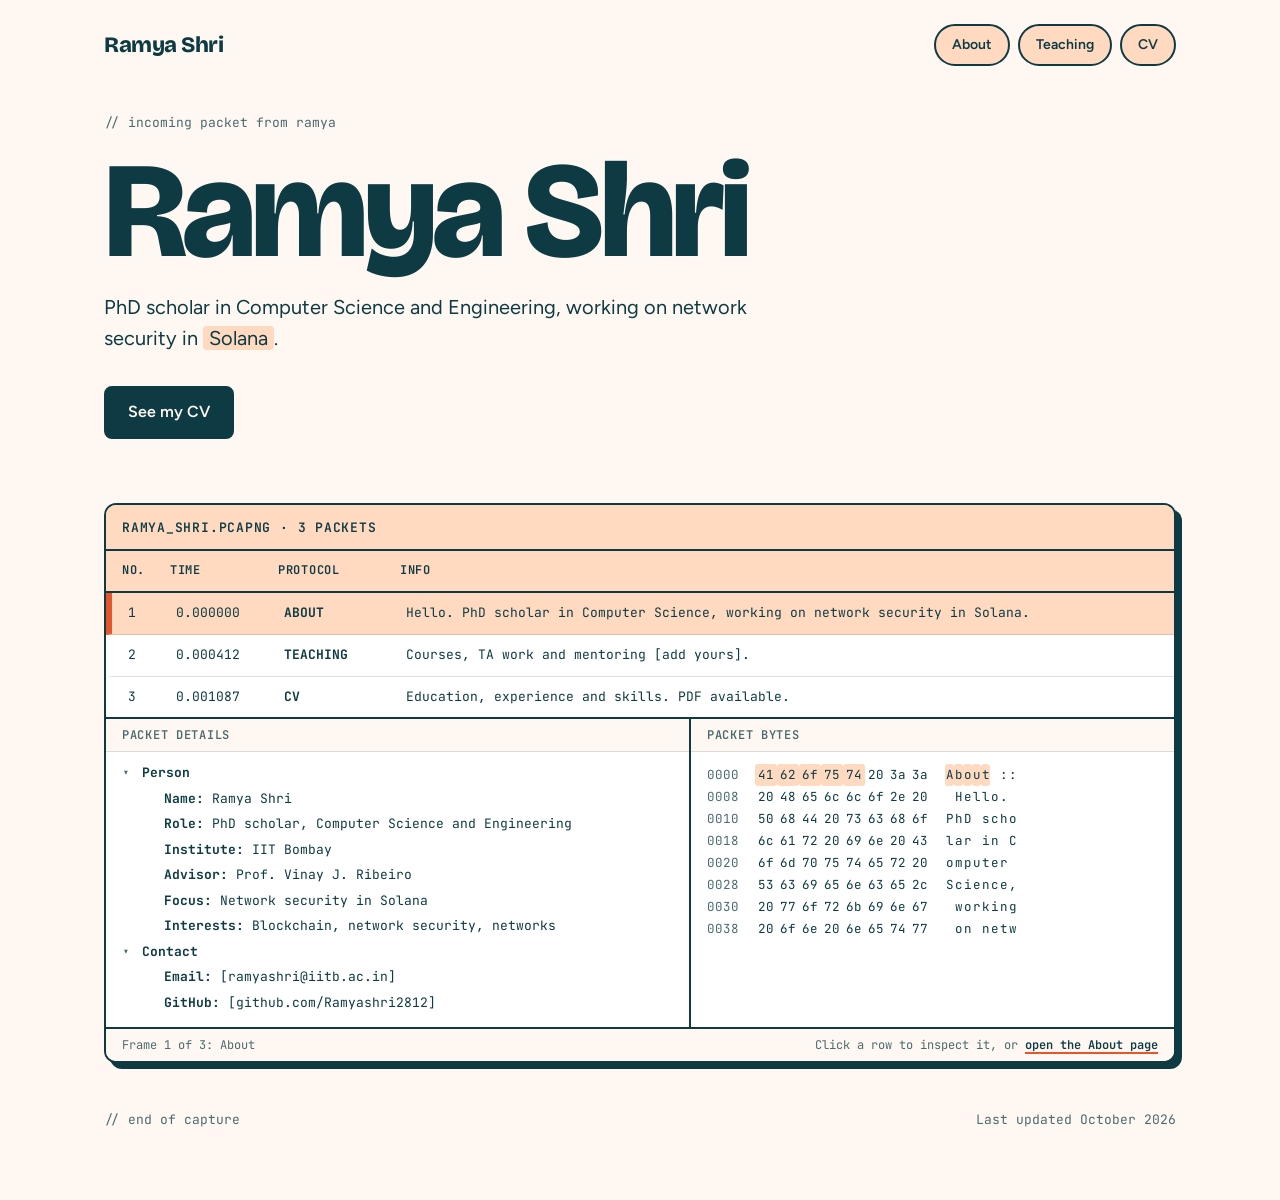
<file: index.html>
<!doctype html>
<html lang="en">
<head>
<meta charset="utf-8">
<meta name="viewport" content="width=device-width, initial-scale=1">
<title>Ramya Shri Shakthi</title>
<link rel="stylesheet" href="https://fonts.googleapis.com/css2?family=Bricolage+Grotesque:opsz,wght@12..96,800&family=Figtree:wght@400;600&family=JetBrains+Mono:wght@400;600&display=swap">
<link rel="stylesheet" href="style.css">
</head>
<body>
<main class="wrap">
<header>
<a class="brand" href="index.html">Ramya Shri</a>
<nav aria-label="Sections"><a href="about.html">About</a><a href="teaching.html">Teaching</a><a href="cv.html">CV</a></nav>
</header>

<section class="hero">
<div class="kicker">// incoming packet from ramya</div>
<h1 class="big">Ramya Shri</h1>
<p class="lede">PhD scholar in Computer Science and Engineering, working on network security in <mark>Solana</mark>.</p>
<p><a class="btn" href="cv.html">See my CV</a></p>
</section>

<section class="card" aria-label="Packet inspector">
<div class="card-h"><span>ramya_shri.pcapng &middot; 3 packets</span></div>
<div class="pkt-head"><span>No.</span><span>Time</span><span>Protocol</span><span>Info</span></div>
<div id="list"></div>
<noscript><div class="card-b"><a class="link" href="about.html">About</a><a class="link" href="teaching.html">Teaching</a><a class="link" href="cv.html">CV</a></div></noscript>
<div class="panes">
<div class="pane"><div class="pane-h">Packet details</div><div class="tree" id="tree"></div></div>
<div class="pane hexp"><div class="pane-h">Packet bytes</div><div class="hex" id="hex" aria-hidden="true"></div></div>
</div>
<div class="status"><span id="frame"></span><span>Click a row to inspect it, or <a class="link" id="open" href="about.html">open the page</a></span></div>
</section>

<footer><span>// end of capture</span><span>Last updated October 2026</span></footer>
</main>
<script>
const S=[
{no:1,time:'0.000000',proto:'ABOUT',title:'About',href:'about.html',info:'Hello. PhD scholar in Computer Science, working on network security in Solana.',tree:[[0,'Person',''],[1,'Name:','Ramya Shri'],[1,'Role:','PhD scholar, Computer Science and Engineering'],[1,'Institute:','IIT Bombay'],[1,'Advisor:','Prof. Vinay J. Ribeiro'],[1,'Focus:','Network security in Solana'],[1,'Interests:','Blockchain, network security, networks'],[0,'Contact',''],[1,'Email:','[ramyashri@iitb.ac.in]'],[1,'GitHub:','[github.com/Ramyashri2812]']]},
{no:2,time:'0.000412',proto:'TEACHING',title:'Teaching',href:'teaching.html',info:'Courses, TA work and mentoring [add yours].',tree:[[0,'Teaching',''],[1,'[Course code]','[Course name], teaching assistant, [semester]'],[1,'[Course code]','[Course name], teaching assistant, [semester]'],[0,'Mentoring',''],[1,'[Student or project]','[Role, year]']]},
{no:3,time:'0.001087',proto:'CV',title:'CV',href:'cv.html',info:'Education, experience and skills. PDF available.',tree:[[0,'Curriculum vitae',''],[1,'Education:','PhD, Computer Science and Engineering, IIT Bombay, [years]'],[1,'Experience:','Research intern, NetX Lab, IIT Hyderabad'],[1,'Download:','cv.pdf']]}
];
const $=id=>document.getElementById(id);
const el=(t,c,x)=>{const e=document.createElement(t);if(c)e.className=c;if(x!=null)e.textContent=x;return e};
function select(n){
  const s=S[n];
  [...$('list').children].forEach((b,j)=>b.setAttribute('aria-pressed',String(j===n)));
  const tree=$('tree');tree.replaceChildren();
  s.tree.forEach(([d,l,v])=>{
    const r=el('div'),t=el('span');
    r.style.paddingLeft=(16+d*22)+'px';
    t.append(el('b','',l),' '+v);
    r.append(el('span','c',d?'':'▾'),t);
    tree.append(r);
  });
  const text=(s.title+' :: '+s.info).replace(/[^\x20-\x7E]/g,'.').slice(0,64);
  const hex=$('hex');hex.replaceChildren();
  for(let k=0;k<text.length;k+=8){
    const r=el('div'),b=el('span','b'),a=el('span','a');
    r.append(el('span','o',k.toString(16).padStart(4,'0')),b,a);
    [...text.slice(k,k+8)].forEach((ch,j)=>{
      const hl=k+j<s.title.length?'hl':'';
      b.append(el('i',hl,ch.charCodeAt(0).toString(16).padStart(2,'0')));
      a.append(el('i',hl,ch===' '?' ':ch));
    });
    hex.append(r);
  }
  $('frame').textContent='Frame '+s.no+' of '+S.length+': '+s.title;
  const o=$('open');o.href=s.href;o.textContent='open the '+s.title+' page';
}
S.forEach((s,n)=>{
  const b=el('button','pkt');
  b.type='button';b.setAttribute('aria-pressed','false');
  b.append(el('span','',s.no),el('span','',s.time),el('b','',s.proto),el('span','',s.info));
  b.onclick=()=>select(n);
  $('list').append(b);
});
select(0);
</script>
</body>
</html>
</file>
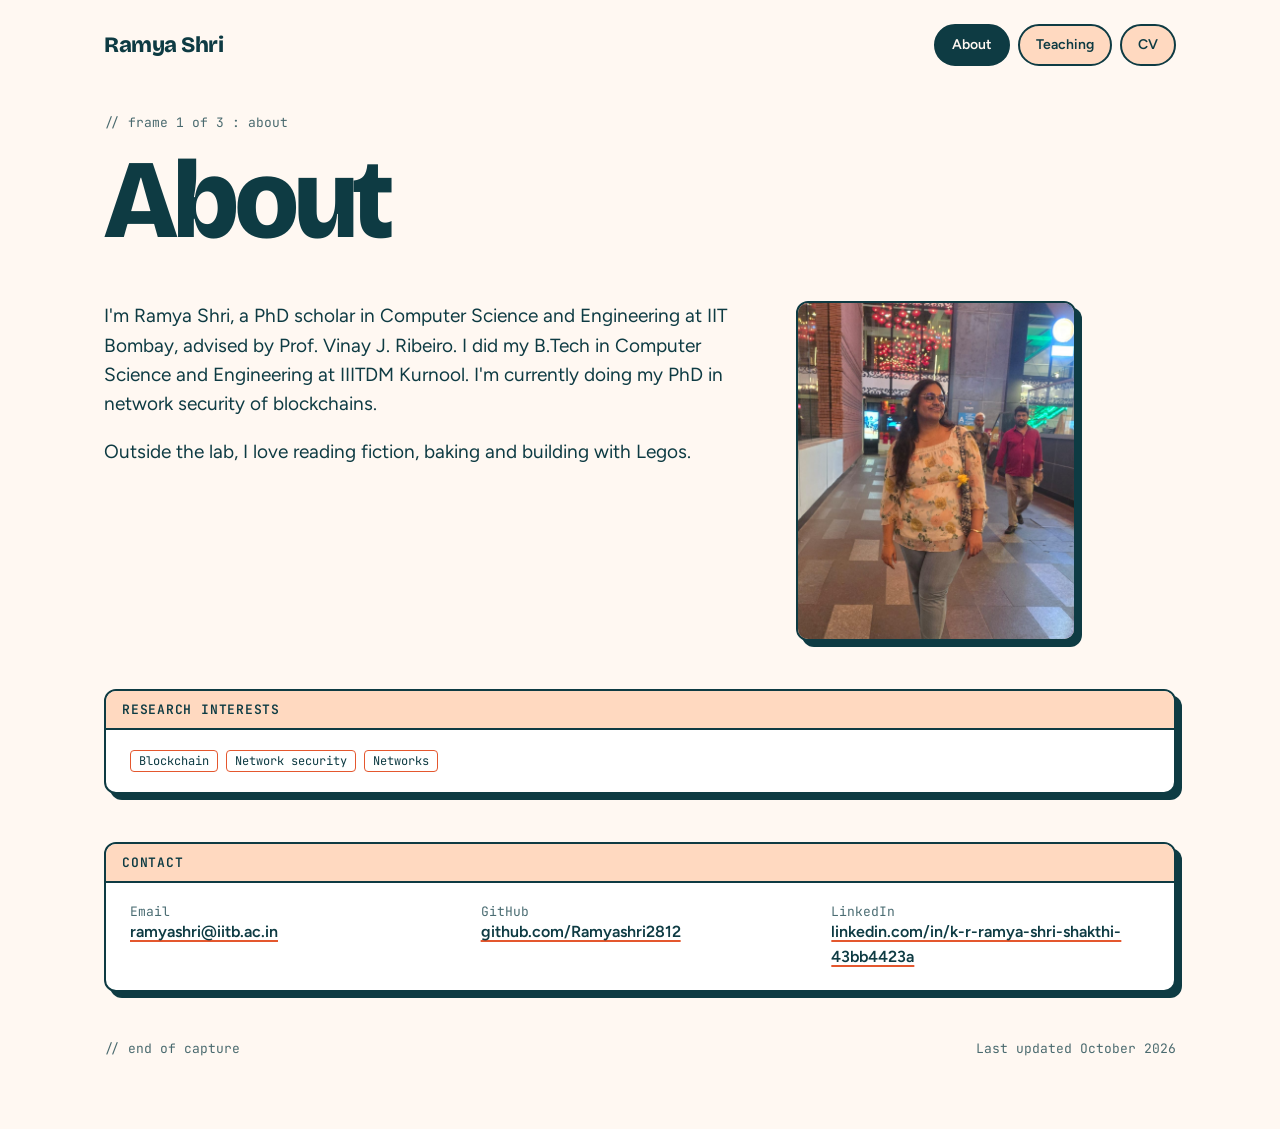
<file: about.html>
<!doctype html>
<html lang="en">
<head>
<meta charset="utf-8">
<meta name="viewport" content="width=device-width, initial-scale=1">
<title>About - Ramya Shri</title>
<link rel="stylesheet" href="https://fonts.googleapis.com/css2?family=Bricolage+Grotesque:opsz,wght@12..96,800&family=Figtree:wght@400;600&family=JetBrains+Mono:wght@400;600&display=swap">
<link rel="stylesheet" href="style.css">
</head>
<body>
<main class="wrap">
<header>
<a class="brand" href="index.html">Ramya Shri</a>
<nav aria-label="Sections"><a href="about.html" aria-current="page">About</a><a href="teaching.html">Teaching</a><a href="cv.html">CV</a></nav>
</header>

<section class="title">
<div class="kicker">// frame 1 of 3 : about</div>
<h1>About</h1>
</section>

<section class="two">
<div class="bio">
<p>I'm Ramya Shri, a PhD scholar in Computer Science and Engineering at IIT Bombay, advised by Prof. Vinay J. Ribeiro. I did my B.Tech in Computer Science and Engineering at IIITDM Kurnool. I'm currently doing my PhD in network security of blockchains.</p>
<p>Outside the lab, I love reading fiction, baking and building with Legos.</p>
</div>
<div class="photo">
    <img src="image/photo.jpeg" alt="Ramya Shri">
  </div>
</section>

<section class="card" aria-label="Research interests">
<div class="card-h"><h2>Research interests</h2></div>
<div class="card-b"><div class="tags"><span class="tag">Blockchain</span><span class="tag">Network security</span><span class="tag">Networks</span></div></div>
</section>

<section class="card" aria-label="Contact">
<div class="card-h"><h2>Contact</h2></div>
<div class="card-b" style="display:grid;grid-template-columns:repeat(auto-fit,minmax(260px,1fr));gap:20px 32px">
<div><div class="kicker">Email</div><a class="link" href="mailto:ramyashri@iitb.ac.in">ramyashri@iitb.ac.in</a></div>
<div><div class="kicker">GitHub</div><a class="link" href="https://github.com/Ramyashri2812">github.com/Ramyashri2812</a></div>
<div><div class="kicker">LinkedIn</div><a class="link" style="overflow-wrap:anywhere" href="https://www.linkedin.com/in/k-r-ramya-shri-shakthi-43bb4423a">linkedin.com/in/k-r-ramya-shri-shakthi-43bb4423a</a></div>
</div>
</section>




  
<footer><span>// end of capture</span><span>Last updated October 2026</span></footer>
</main>
</body>
</html>
</file>
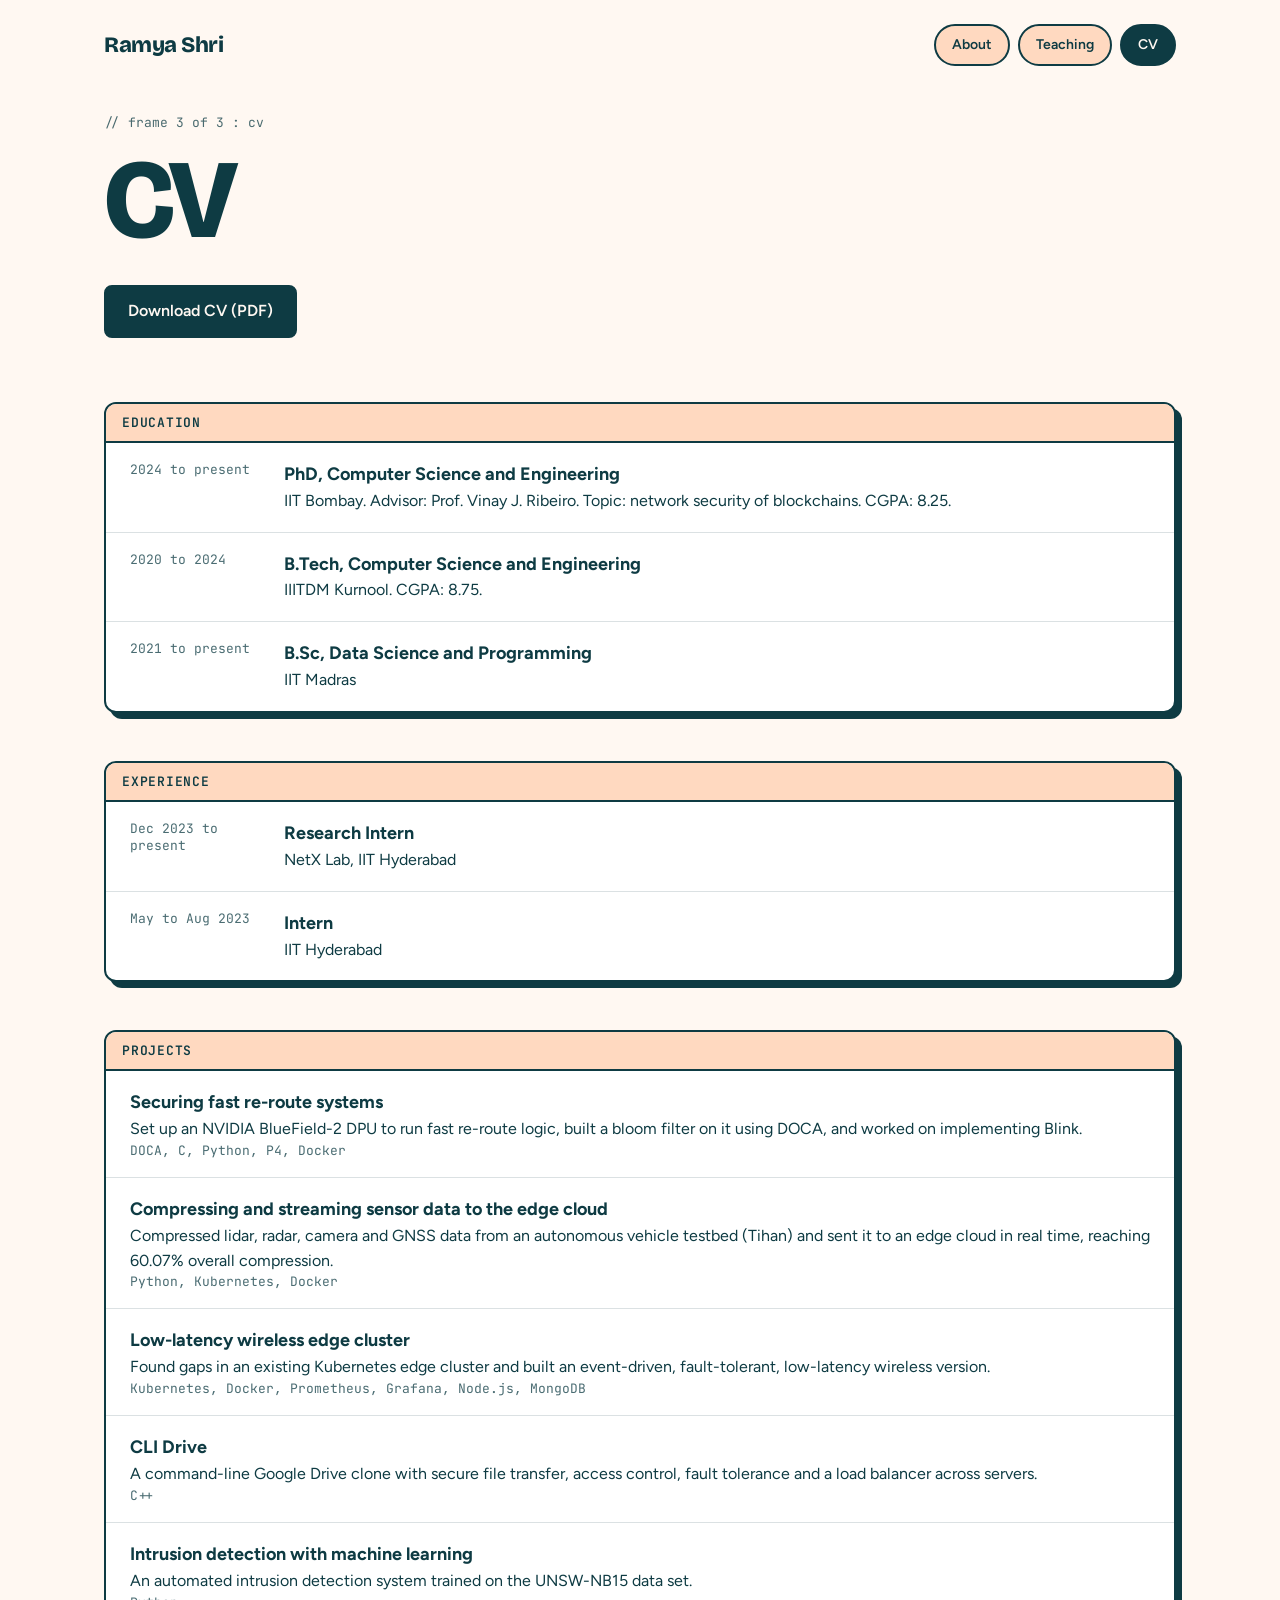
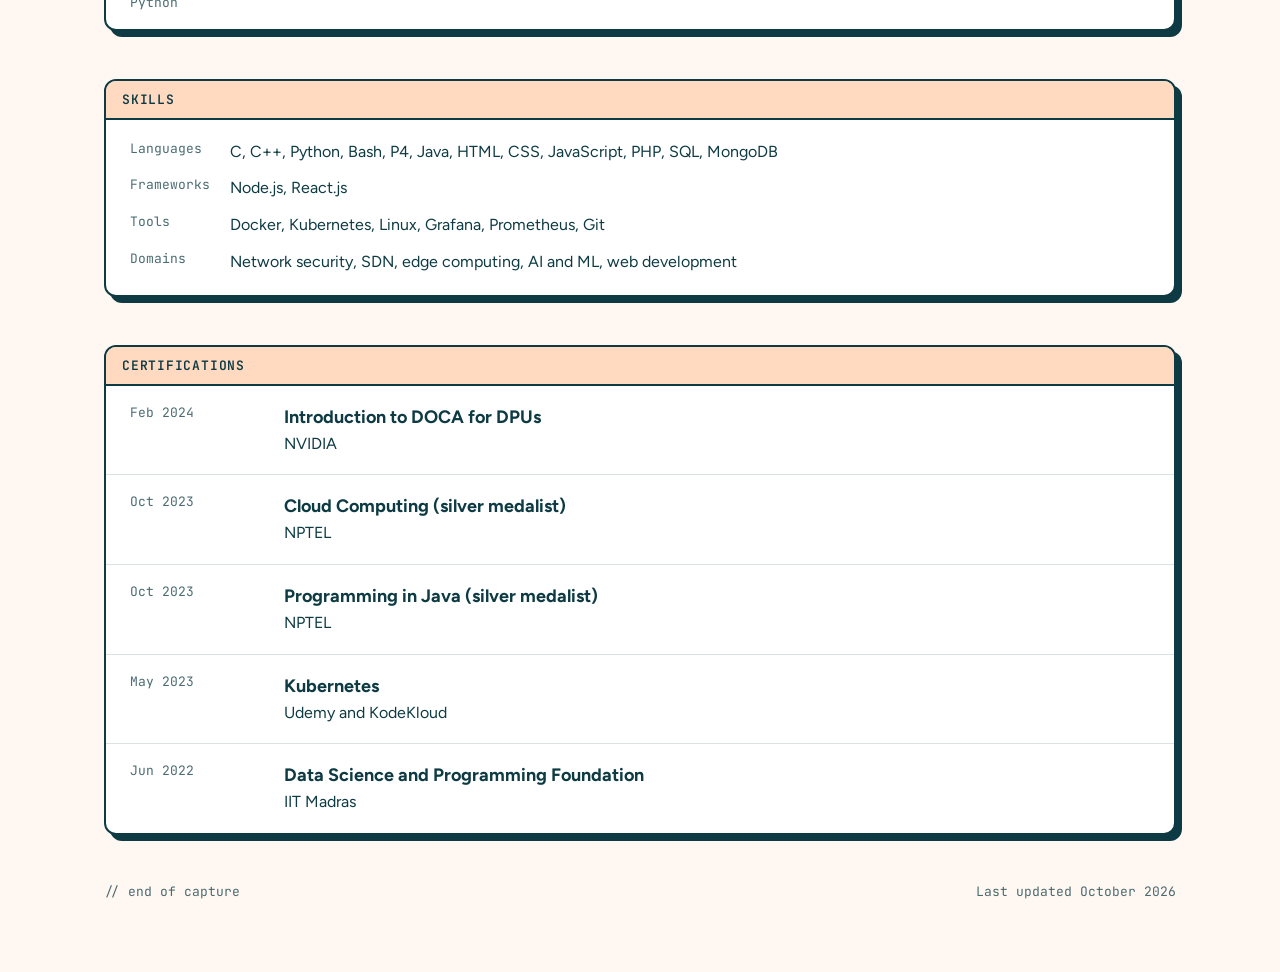
<file: cv.html>
<!doctype html>
<html lang="en">
<head>
<meta charset="utf-8">
<meta name="viewport" content="width=device-width, initial-scale=1">
<title>CV - Ramya Shri</title>
<link rel="stylesheet" href="https://fonts.googleapis.com/css2?family=Bricolage+Grotesque:opsz,wght@12..96,800&family=Figtree:wght@400;600&family=JetBrains+Mono:wght@400;600&display=swap">
<link rel="stylesheet" href="style.css">
</head>
<body>
<main class="wrap">
<header>
<a class="brand" href="index.html">Ramya Shri</a>
<nav aria-label="Sections"><a href="about.html">About</a><a href="teaching.html">Teaching</a><a href="cv.html" aria-current="page">CV</a></nav>
</header>

<section class="title">
<div class="kicker">// frame 3 of 3 : cv</div>
<h1>CV</h1>
<p><a class="btn" href="cv.pdf">Download CV (PDF)</a></p>
</section>

<section class="card" aria-label="Education">
<div class="card-h"><h2>Education</h2></div>
<div>
<div class="row"><span class="when">2024 to present</span><div class="what"><b>PhD, Computer Science and Engineering</b><span>IIT Bombay. Advisor: Prof. Vinay J. Ribeiro. Topic: network security of blockchains. CGPA: 8.25.</span></div></div>
<div class="row"><span class="when">2020 to 2024</span><div class="what"><b>B.Tech, Computer Science and Engineering</b><span>IIITDM Kurnool. CGPA: 8.75.</span></div></div>
<div class="row"><span class="when">2021 to present</span><div class="what"><b>B.Sc, Data Science and Programming</b><span>IIT Madras</span></div></div>
</div>
</section>

<section class="card" aria-label="Experience">
<div class="card-h"><h2>Experience</h2></div>
<div>
<div class="row"><span class="when">Dec 2023 to present</span><div class="what"><b>Research Intern</b><span>NetX Lab, IIT Hyderabad</span></div></div>
<div class="row"><span class="when">May to Aug 2023</span><div class="what"><b>Intern</b><span>IIT Hyderabad</span></div></div>
</div>
</section>

<section class="card" aria-label="Projects">
<div class="card-h"><h2>Projects</h2></div>
<div>
<div class="row"><div class="what"><b>Securing fast re-route systems</b><span>Set up an NVIDIA BlueField-2 DPU to run fast re-route logic, built a bloom filter on it using DOCA, and worked on implementing Blink.</span><span class="when" style="width:auto">DOCA, C, Python, P4, Docker</span></div></div>
<div class="row"><div class="what"><b>Compressing and streaming sensor data to the edge cloud</b><span>Compressed lidar, radar, camera and GNSS data from an autonomous vehicle testbed (Tihan) and sent it to an edge cloud in real time, reaching 60.07% overall compression.</span><span class="when" style="width:auto">Python, Kubernetes, Docker</span></div></div>
<div class="row"><div class="what"><b>Low-latency wireless edge cluster</b><span>Found gaps in an existing Kubernetes edge cluster and built an event-driven, fault-tolerant, low-latency wireless version.</span><span class="when" style="width:auto">Kubernetes, Docker, Prometheus, Grafana, Node.js, MongoDB</span></div></div>
<div class="row"><div class="what"><b>CLI Drive</b><span>A command-line Google Drive clone with secure file transfer, access control, fault tolerance and a load balancer across servers.</span><span class="when" style="width:auto">C++</span></div></div>
<div class="row"><div class="what"><b>Intrusion detection with machine learning</b><span>An automated intrusion detection system trained on the UNSW-NB15 data set.</span><span class="when" style="width:auto">Python</span></div></div>
</div>
</section>

<section class="card" aria-label="Skills">
<div class="card-h"><h2>Skills</h2></div>
<div class="card-b">
<div class="kv"><span>Languages</span><span>C, C++, Python, Bash, P4, Java, HTML, CSS, JavaScript, PHP, SQL, MongoDB</span></div>
<div class="kv"><span>Frameworks</span><span>Node.js, React.js</span></div>
<div class="kv"><span>Tools</span><span>Docker, Kubernetes, Linux, Grafana, Prometheus, Git</span></div>
<div class="kv"><span>Domains</span><span>Network security, SDN, edge computing, AI and ML, web development</span></div>
</div>
</section>

<section class="card" aria-label="Certifications">
<div class="card-h"><h2>Certifications</h2></div>
<div>
<div class="row"><span class="when">Feb 2024</span><div class="what"><b>Introduction to DOCA for DPUs</b><span>NVIDIA</span></div></div>
<div class="row"><span class="when">Oct 2023</span><div class="what"><b>Cloud Computing (silver medalist)</b><span>NPTEL</span></div></div>
<div class="row"><span class="when">Oct 2023</span><div class="what"><b>Programming in Java (silver medalist)</b><span>NPTEL</span></div></div>
<div class="row"><span class="when">May 2023</span><div class="what"><b>Kubernetes</b><span>Udemy and KodeKloud</span></div></div>
<div class="row"><span class="when">Jun 2022</span><div class="what"><b>Data Science and Programming Foundation</b><span>IIT Madras</span></div></div>
</div>
</section>

<footer><span>// end of capture</span><span>Last updated October 2026</span></footer>
</main>
</body>
</html>
</file>
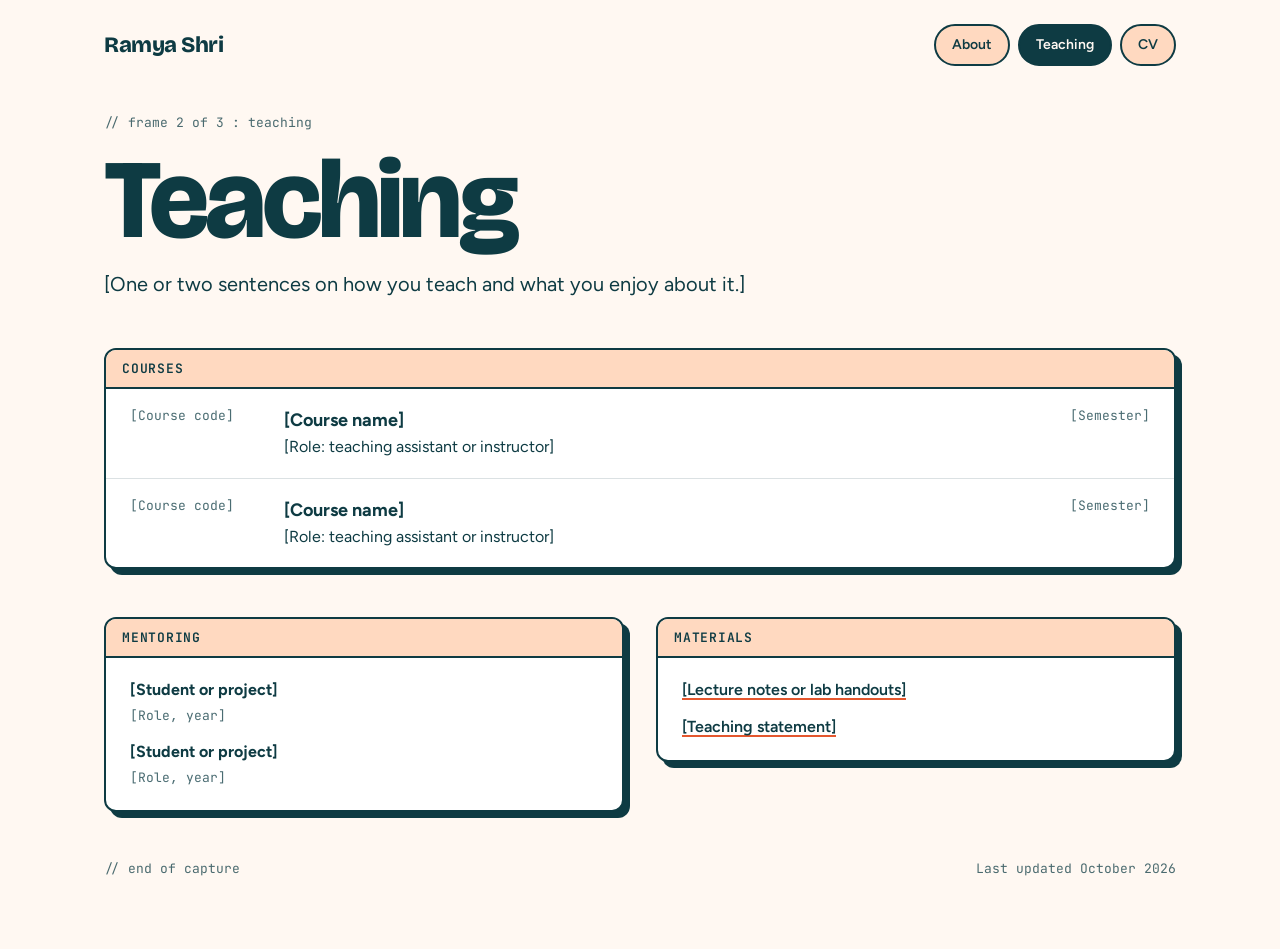
<file: teaching.html>
<!doctype html>
<html lang="en">
<head>
<meta charset="utf-8">
<meta name="viewport" content="width=device-width, initial-scale=1">
<title>Teaching - Ramya Shri</title>
<link rel="stylesheet" href="https://fonts.googleapis.com/css2?family=Bricolage+Grotesque:opsz,wght@12..96,800&family=Figtree:wght@400;600&family=JetBrains+Mono:wght@400;600&display=swap">
<link rel="stylesheet" href="style.css">
</head>
<body>
<main class="wrap">
<header>
<a class="brand" href="index.html">Ramya Shri</a>
<nav aria-label="Sections"><a href="about.html">About</a><a href="teaching.html" aria-current="page">Teaching</a><a href="cv.html">CV</a></nav>
</header>

<section class="title">
<div class="kicker">// frame 2 of 3 : teaching</div>
<h1>Teaching</h1>
<p class="lede">[One or two sentences on how you teach and what you enjoy about it.]</p>
</section>

<section class="card" aria-label="Courses">
<div class="card-h"><h2>Courses</h2></div>
<div>
<div class="row"><span class="when">[Course code]</span><div class="what"><b>[Course name]</b><span>[Role: teaching assistant or instructor]</span></div><span class="when" style="width:auto">[Semester]</span></div>
<div class="row"><span class="when">[Course code]</span><div class="what"><b>[Course name]</b><span>[Role: teaching assistant or instructor]</span></div><span class="when" style="width:auto">[Semester]</span></div>
</div>
</section>

<section class="two">
<div class="card">
<div class="card-h"><h2>Mentoring</h2></div>
<div class="card-b">
<div><b>[Student or project]</b><br><span class="when" style="width:auto">[Role, year]</span></div>
<div><b>[Student or project]</b><br><span class="when" style="width:auto">[Role, year]</span></div>
</div>
</div>
<div class="card">
<div class="card-h"><h2>Materials</h2></div>
<div class="card-b">
<a class="link" href="#">[Lecture notes or lab handouts]</a>
<a class="link" href="#">[Teaching statement]</a>
</div>
</div>
</section>

<footer><span>// end of capture</span><span>Last updated October 2026</span></footer>
</main>
</body>
</html>
</file>
<file: style.css>
:root{--bg:#FFF8F2;--ink:#0E3B43;--peach:#FFD9C0;--accent:#E4572E;--card:#FFFFFF;--muted:rgba(14,59,67,.75);--line:rgba(14,59,67,.15);--mono:"JetBrains Mono",ui-monospace,monospace;--head:"Bricolage Grotesque",system-ui,sans-serif}
*{box-sizing:border-box}
body{margin:0;background:var(--bg);color:var(--ink);font:16px/1.55 "Figtree",system-ui,sans-serif}
a:focus-visible{outline:3px solid var(--accent);outline-offset:2px}
.wrap{max-width:1120px;margin:0 auto;padding:24px 24px 72px;display:flex;flex-direction:column;gap:48px}
header{display:flex;flex-wrap:wrap;align-items:center;justify-content:space-between;gap:16px}
.brand{font:800 22px var(--head);letter-spacing:-.02em;color:inherit;text-decoration:none}
nav{display:flex;flex-wrap:wrap;gap:8px}
nav a{padding:8px 16px;border:2px solid var(--ink);border-radius:999px;font-weight:600;font-size:14px;color:var(--ink);text-decoration:none;background:var(--peach)}
nav a:hover{filter:brightness(.96)}
nav a[aria-current=page]{background:var(--ink);color:var(--bg)}
.hero,.title{display:flex;flex-direction:column;gap:16px}
.kicker{font:13px var(--mono);color:var(--muted)}
h1{margin:0;font:800 clamp(52px,10vw,112px)/.95 var(--head);letter-spacing:-.035em}
h1.big{font-size:clamp(56px,12vw,136px)}
.lede{margin:0;max-width:680px;font-size:20px}
mark{background:var(--peach);color:var(--ink);padding:0 6px;border-radius:4px}
.btn{display:inline-block;padding:12px 22px;border:2px solid var(--ink);border-radius:8px;font-weight:600;text-decoration:none;background:var(--ink);color:var(--bg);transition:transform .12s,box-shadow .12s}
.btn:hover{transform:translate(-2px,-2px);box-shadow:6px 6px 0 var(--accent)}
.card{border:2px solid var(--ink);border-radius:12px;background:var(--card);box-shadow:6px 6px 0 var(--ink);overflow:hidden}
.card-h{padding:10px 16px;background:var(--peach);border-bottom:2px solid var(--ink)}
.card-h h2,.card-h span{margin:0;font:600 13px var(--mono);letter-spacing:.06em;text-transform:uppercase}
.card-b{padding:20px 24px;display:flex;flex-direction:column;gap:12px}
.card h3{margin:0;font:800 26px/1.1 var(--head);letter-spacing:-.02em}
.card p{margin:0}
.grid{display:grid;grid-template-columns:repeat(auto-fit,minmax(300px,1fr));gap:28px}
.row{display:flex;flex-wrap:wrap;gap:8px 24px;padding:18px 24px;border-bottom:1px solid var(--line)}
.row:last-child{border-bottom:0}
.when{width:130px;flex:none;font:13px var(--mono);color:var(--muted)}
.what{flex:1 1 320px;display:flex;flex-direction:column}
.what b{font-size:18px}
.tags{display:flex;flex-wrap:wrap;gap:8px}
.tag{padding:2px 8px;border:1.5px solid var(--accent);border-radius:4px;font:12px var(--mono)}
.link{font-weight:600;color:var(--ink);text-decoration:underline;text-decoration-color:var(--accent);text-decoration-thickness:2px;text-underline-offset:3px}
.kv{display:flex;gap:16px}.kv span:first-child{width:84px;flex:none;font:13px var(--mono);color:var(--muted)}
.two{display:flex;flex-wrap:wrap;gap:32px;align-items:flex-start}
.two>*{flex:1 1 360px}
.bio{display:flex;flex-direction:column;gap:18px;font-size:19px;max-width:660px}.bio p{margin:0}
.photo{flex:0 0 280px;height:340px;border:2px solid var(--ink);border-radius:12px;box-shadow:6px 6px 0 var(--ink);overflow:hidden;background:var(--peach)}
.photo img{width:100%;height:100%;object-fit:cover;object-position:center top;display:block}.pkt-head,.pkt{display:grid;grid-template-columns:36px 96px 110px 1fr;column-gap:12px;padding:11px 16px;font:13px/1.45 var(--mono)}
.pkt-head{background:var(--peach);border-bottom:2px solid var(--ink);font-weight:600;text-transform:uppercase;letter-spacing:.06em;font-size:12px}
.pkt{color:var(--ink);text-decoration:none;border-bottom:1px solid var(--line);border-left:6px solid transparent}
.pkt:last-child{border-bottom:0}
.pkt:hover{background:var(--bg);border-left-color:var(--accent)}
footer{display:flex;flex-wrap:wrap;justify-content:space-between;gap:8px;font:13px var(--mono);color:var(--muted)}
button.pkt{width:100%;border-top:0;border-right:0;background:transparent;text-align:left;cursor:pointer}
.pkt[aria-pressed=true]{background:var(--peach);border-left-color:var(--accent)}
.panes{display:flex;flex-wrap:wrap;gap:2px;background:var(--ink);border-top:2px solid var(--ink)}
.pane{flex:1 1 420px;min-width:0;background:var(--card)}
.pane.hexp{flex-basis:320px}
.pane-h{padding:8px 16px;background:var(--bg);border-bottom:1px solid var(--line);font:600 12px var(--mono);letter-spacing:.06em;text-transform:uppercase;color:var(--muted)}
.tree{padding:8px 0 12px;min-height:230px;font:13px/1.5 var(--mono)}
.tree div{display:flex;gap:8px;padding:3px 16px}
.tree .c{width:12px;flex:none;color:var(--muted)}
.hex{padding:12px 16px;font:12.5px/1.75 var(--mono);overflow-x:auto}
.hex div{display:flex;gap:14px;white-space:nowrap}
.hex .o{width:34px;flex:none;color:var(--muted)}
.hex .b,.hex .a{display:flex}
.hex i{display:inline-block;font-style:normal;text-align:center;border-radius:3px}
.hex .b i{width:22px}.hex .a i{width:9px}
.hex i.hl{background:var(--peach)}
.status{display:flex;flex-wrap:wrap;justify-content:space-between;gap:8px;padding:8px 16px;background:var(--bg);border-top:2px solid var(--ink);font:12px var(--mono);color:var(--muted)}
@media(max-width:640px){.pkt-head,.pkt{grid-template-columns:30px 96px 1fr}.pkt-head span:nth-child(2),.pkt span:nth-child(2){display:none}}
</file>
